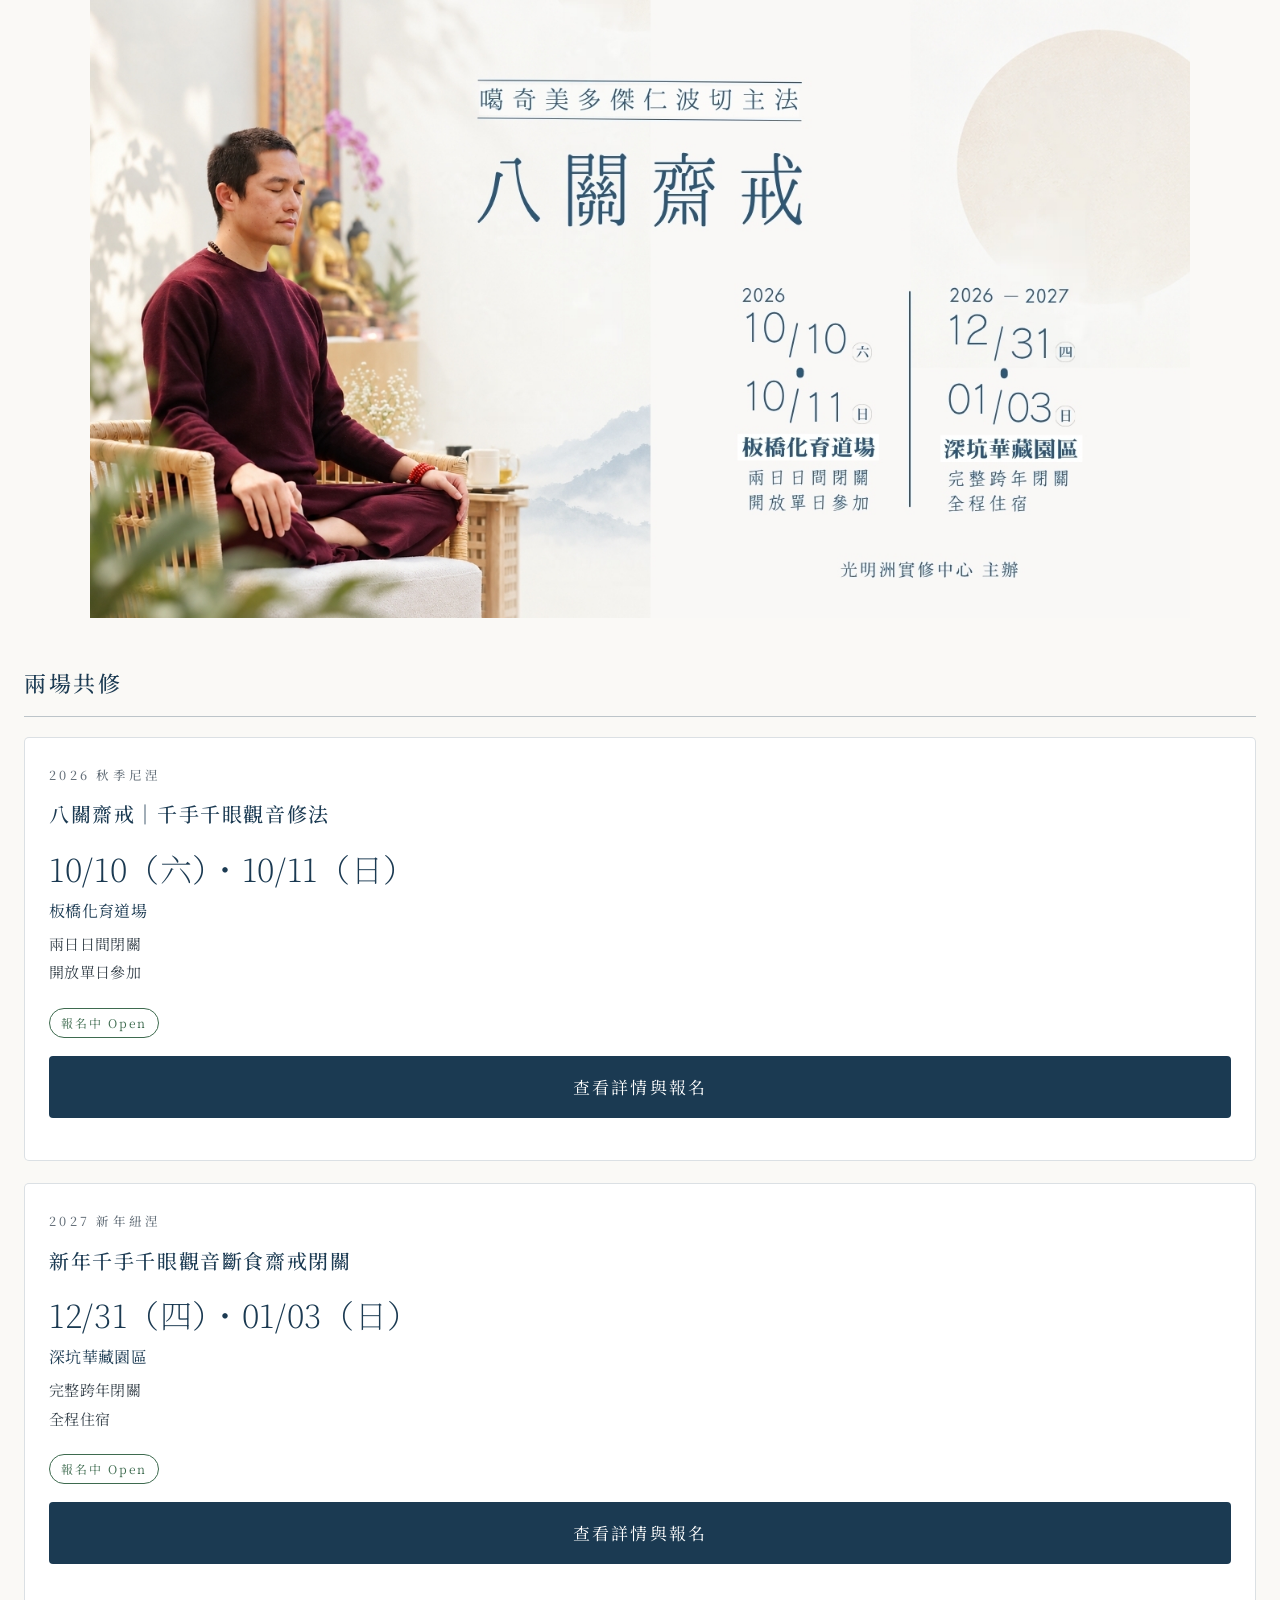
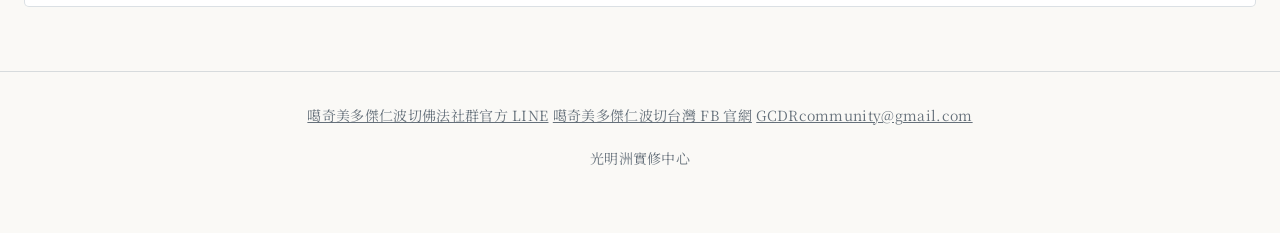
<file: index.html>
<!doctype html>
<html lang="zh-Hant">
<head>
<meta charset="utf-8">
<meta name="viewport" content="width=device-width,initial-scale=1">
<title>八關齋戒｜千手千眼觀音｜光明洲實修中心</title>
<meta name="description" content="噶奇美多傑仁波切主法。2026/10/10–10/11 板橋化育道場；2026/12/31–2027/01/03 深坑華藏園區。">
<link rel="icon" href="assets/favicon.svg" type="image/svg+xml">
<link rel="canonical" href="https://gcdrcommunity.github.io/chenrezig/">
<meta property="og:type" content="website">
<meta property="og:title" content="八關齋戒｜千手千眼觀音｜光明洲實修中心">
<meta property="og:description" content="噶奇美多傑仁波切主法。2026/10/10–10/11 板橋化育道場；2026/12/31–2027/01/03 深坑華藏園區。">
<meta property="og:url" content="https://gcdrcommunity.github.io/chenrezig/">
<meta property="og:image" content="https://gcdrcommunity.github.io/chenrezig/assets/og.jpg">
<meta property="og:image:width" content="1200">
<meta property="og:image:height" content="630">
<meta property="og:locale" content="zh_TW">
<meta name="twitter:card" content="summary_large_image">
<link rel="preconnect" href="https://fonts.googleapis.com">
<link rel="preconnect" href="https://fonts.gstatic.com" crossorigin>
<link href="https://fonts.googleapis.com/css2?family=Noto+Serif+TC:wght@300;400;500&amp;display=swap" rel="stylesheet">
<link rel="stylesheet" href="style.css">
</head>
<body>

<div class="hero web">
  <img src="assets/hero_web.jpg" width="1366" height="768" fetchpriority="high" alt="八關齋戒｜噶奇美多傑仁波切主法。2026 10/10（六）・10/11（日）板橋化育道場；2026－2027 12/31（四）・01/03（日）深坑華藏園區。">
</div>

<div class="wrap">
  <section>
  <h1 class="ph vh">八關齋戒｜千手千眼觀音</h1>

    <h2>兩場共修</h2>
    <div class="cards">

      <div class="card">
        <div class="tag">2026 秋季尼涅</div>
        <h3>八關齋戒｜千手千眼觀音修法</h3>
        <div class="when">10/10（六）・10/11（日）</div>
        <div class="where">板橋化育道場</div>
        <div class="cond">兩日日間閉關<br>開放單日參加</div>
        <p><span class="status open">報名中 Open</span></p>
        <p style="margin-top:18px"><a class="btn" href="october.html">查看詳情與報名</a></p>
      </div>

      <div class="card">
        <div class="tag">2027 新年紐涅</div>
        <h3>新年千手千眼觀音斷食齋戒閉關</h3>
        <div class="when">12/31（四）・01/03（日）</div>
        <div class="where">深坑華藏園區</div>
        <div class="cond">完整跨年閉關<br>全程住宿</div>
        <p><span class="status open">報名中 Open</span></p>
        <p style="margin-top:18px"><a class="btn" href="newyear.html">查看詳情與報名</a></p>
      </div>

    </div>
  </section>
</div>

<footer>
  <div class="wrap">
    <p class="contact">
      <a href="https://lin.ee/tcncN5E" target="_blank" rel="noopener">噶奇美多傑仁波切佛法社群官方 LINE</a>
      <a href="https://www.facebook.com/GarTulChimiDorjeeRinpoche.tw" target="_blank" rel="noopener">噶奇美多傑仁波切台灣 FB 官網</a>
      <a href="mailto:GCDRcommunity@gmail.com">GCDRcommunity@gmail.com</a>
    </p>
    <p>光明洲實修中心</p>
  </div>
</footer>
</body>
</html>
</file>
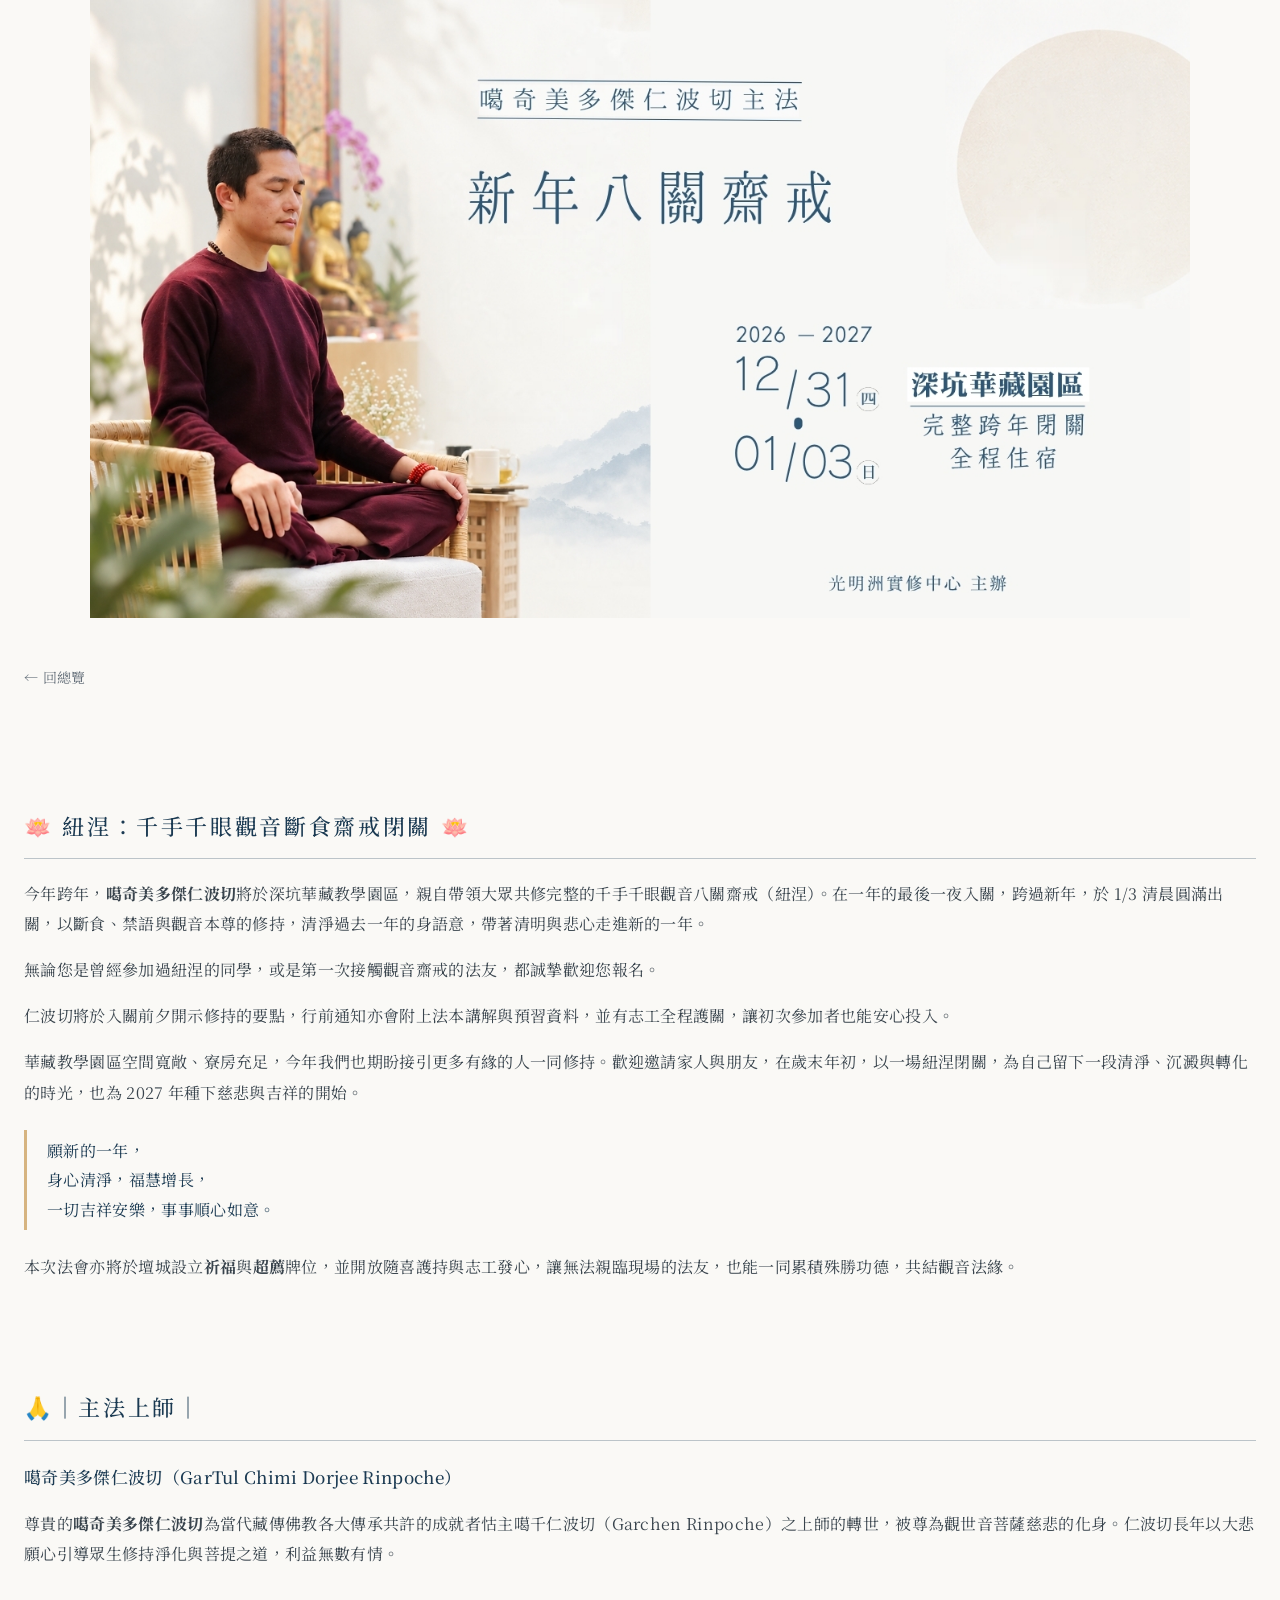
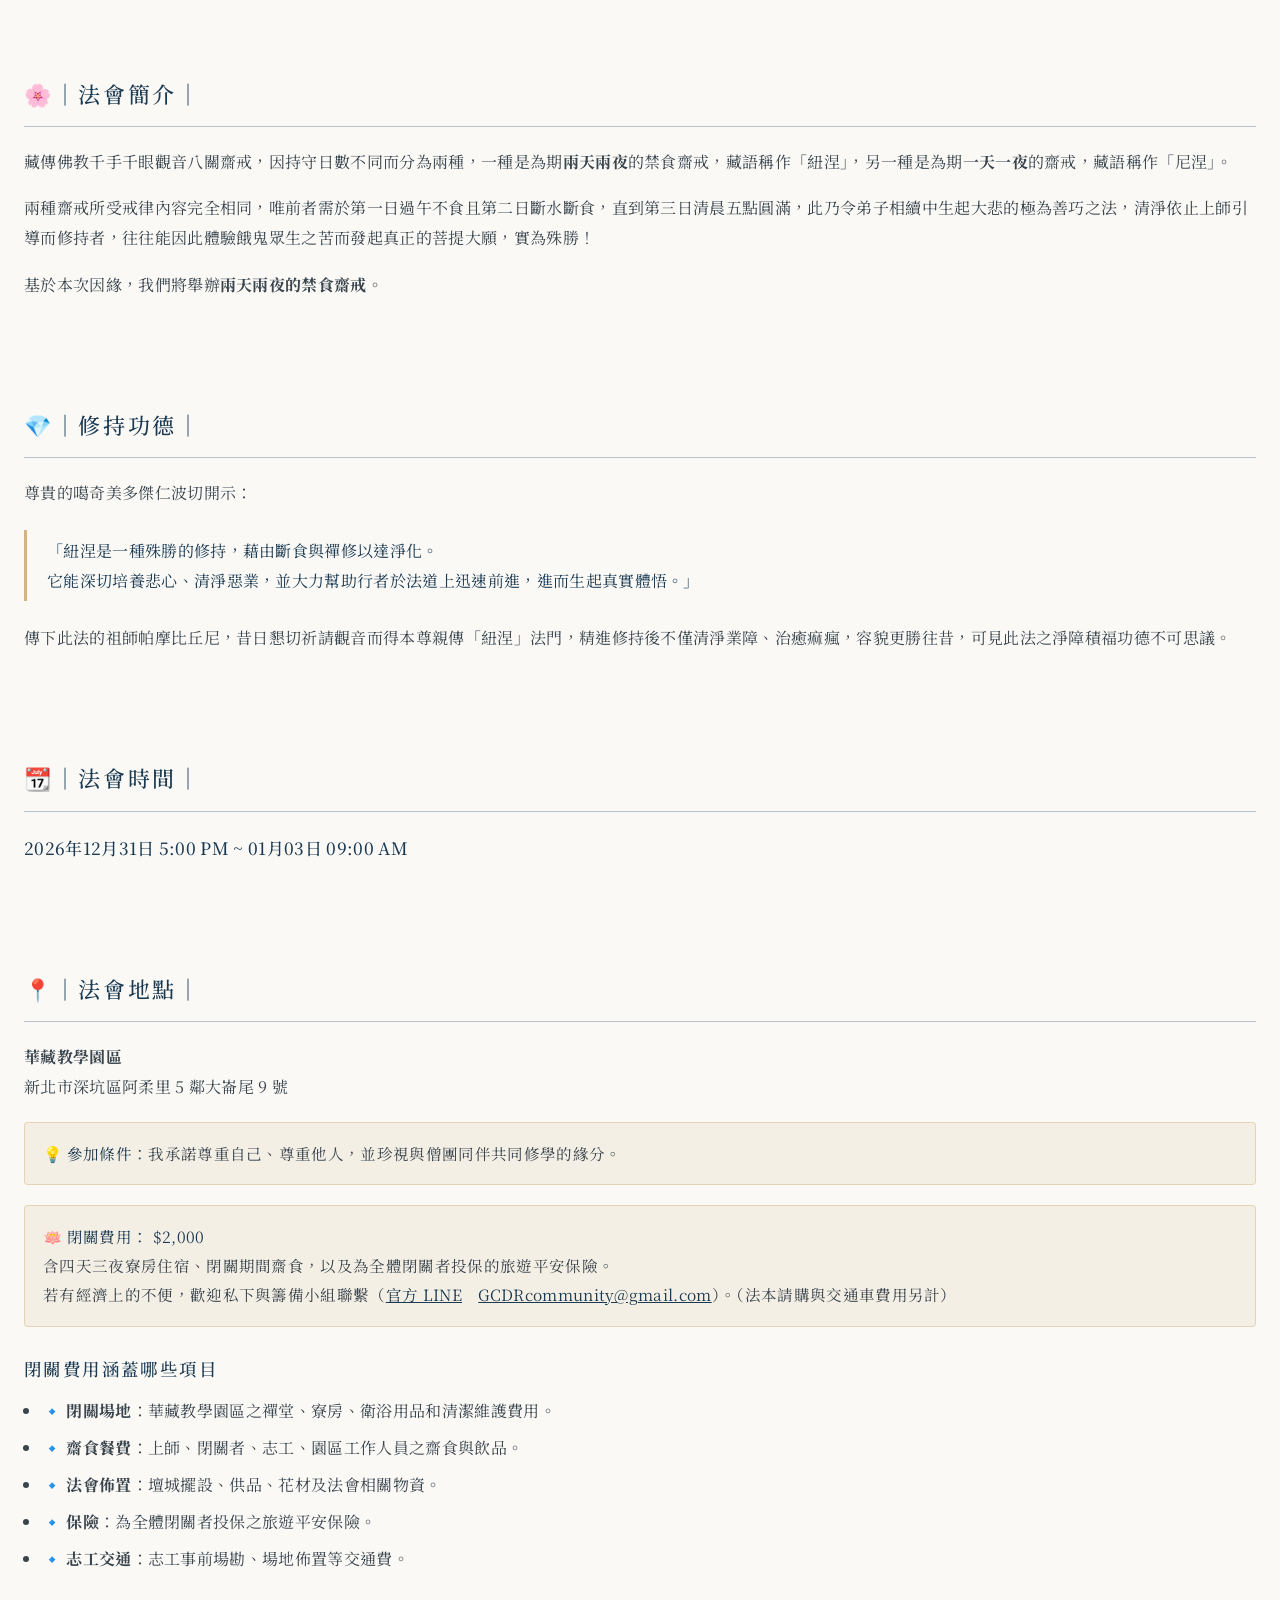
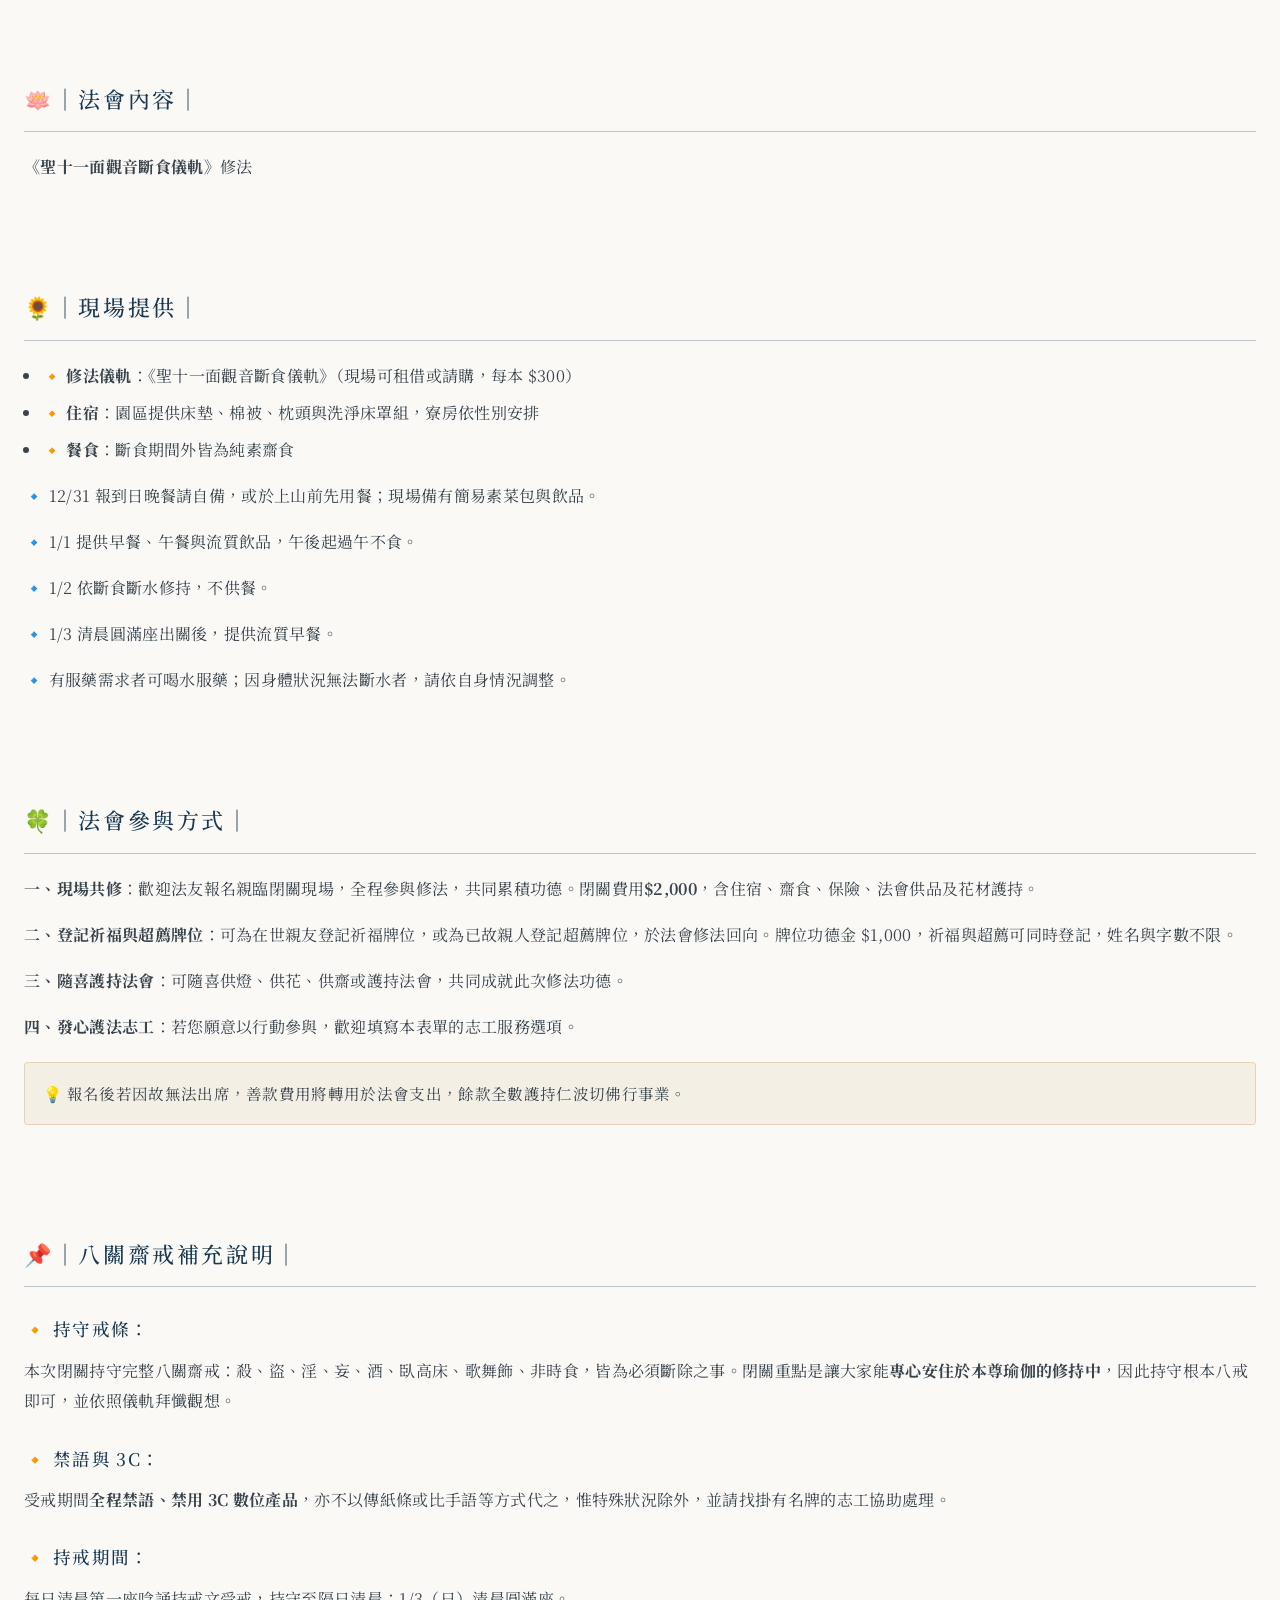
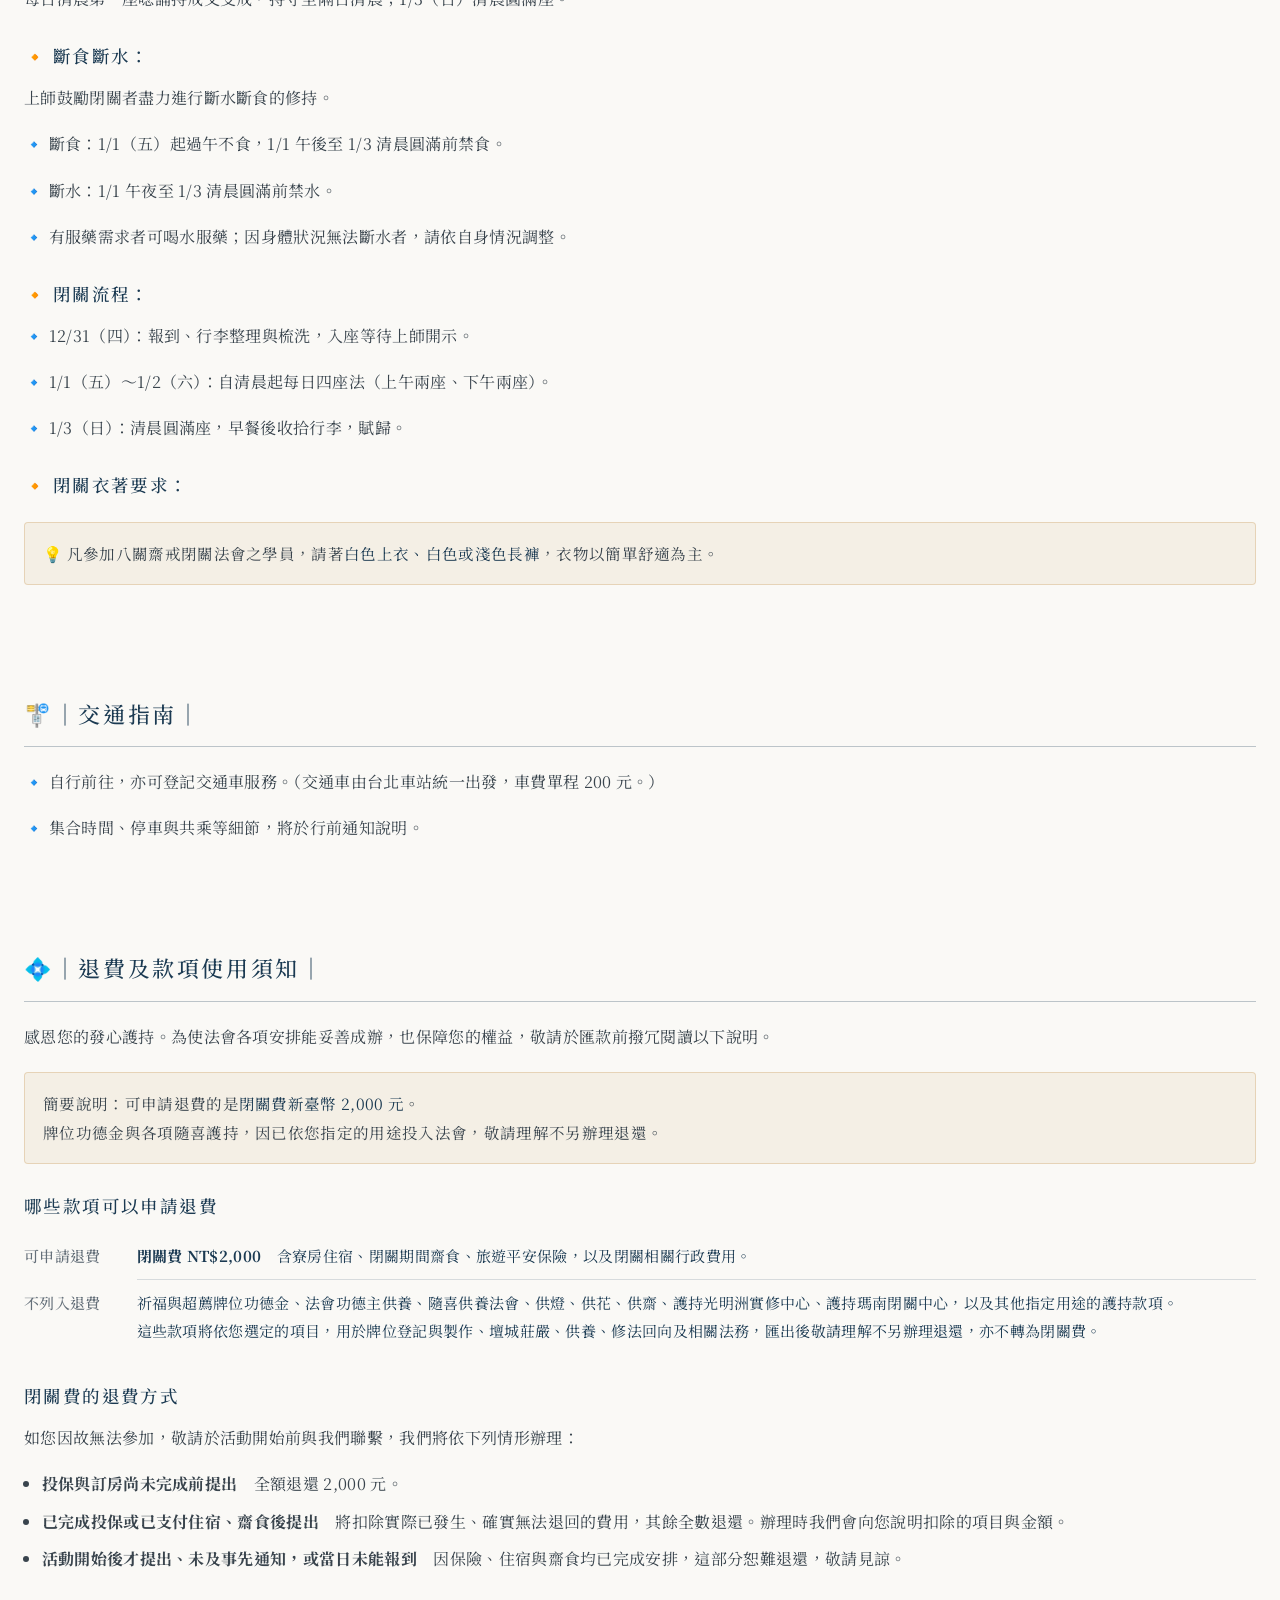
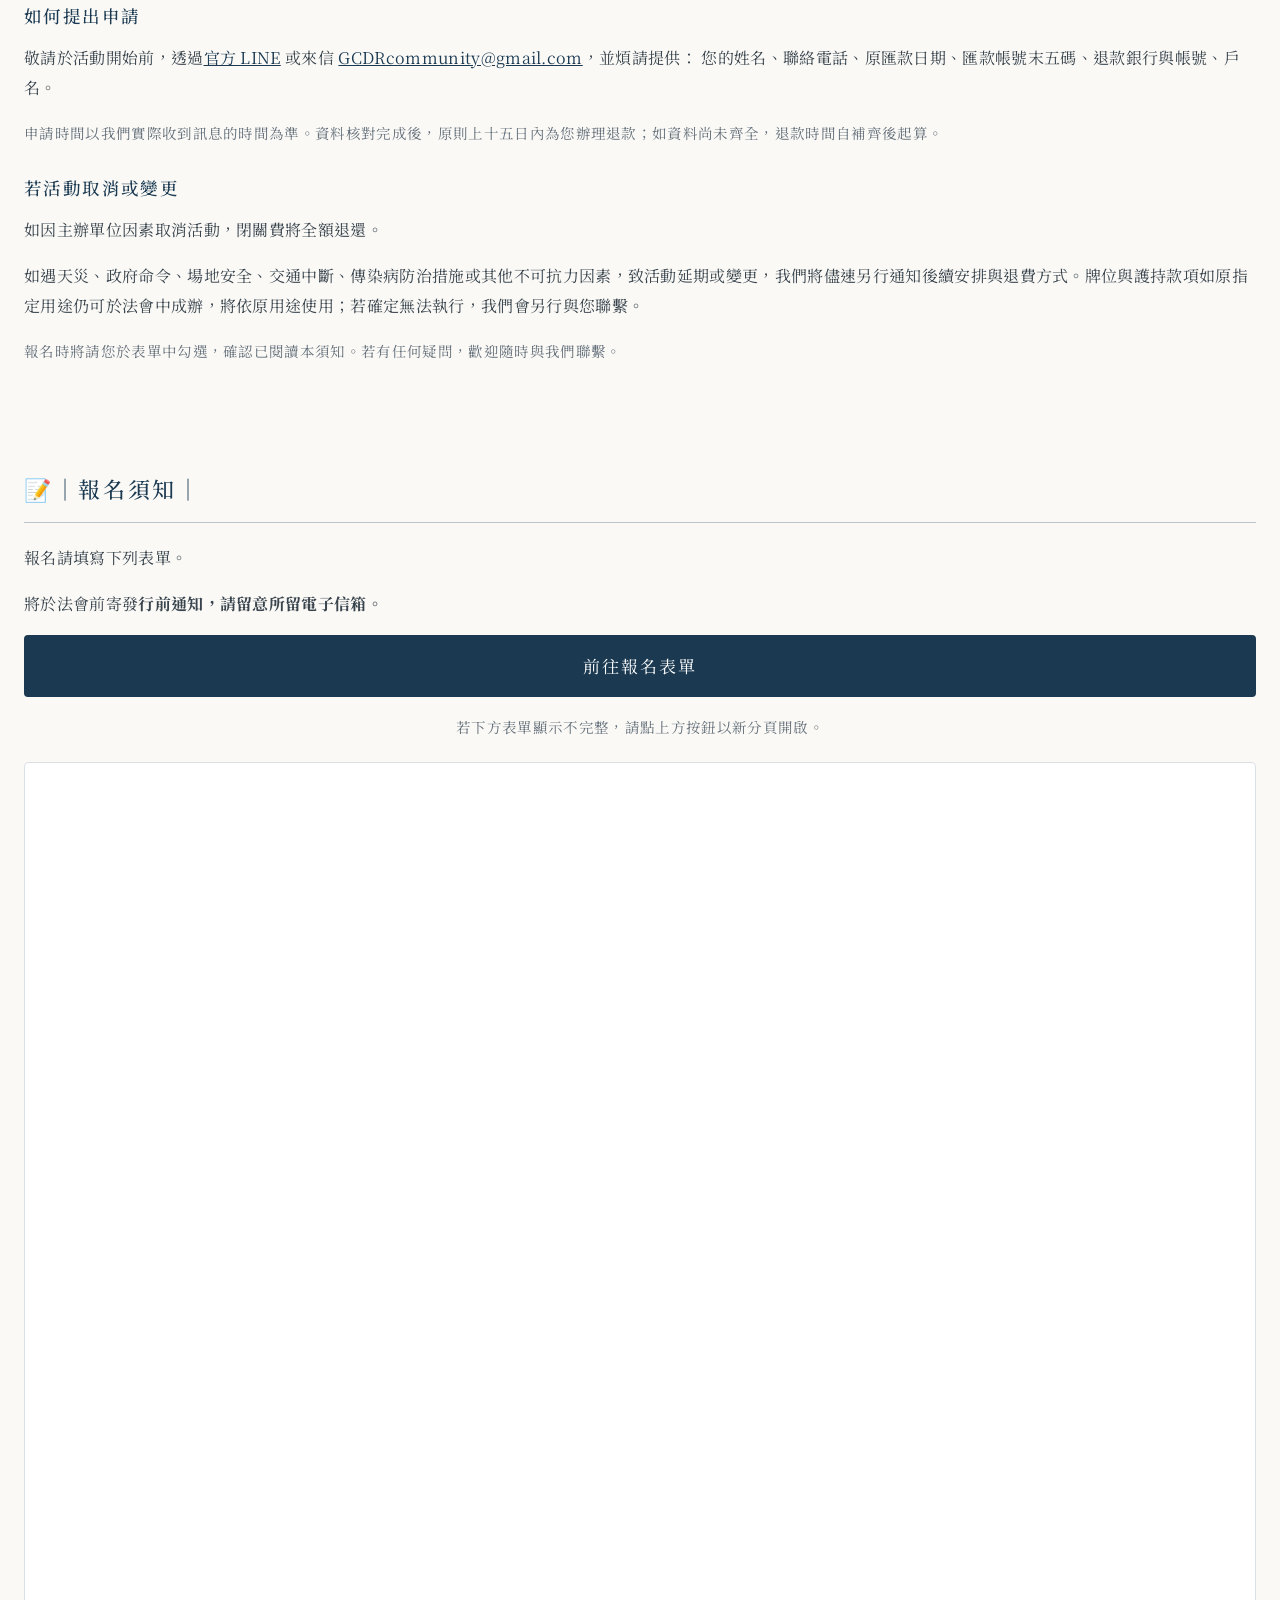
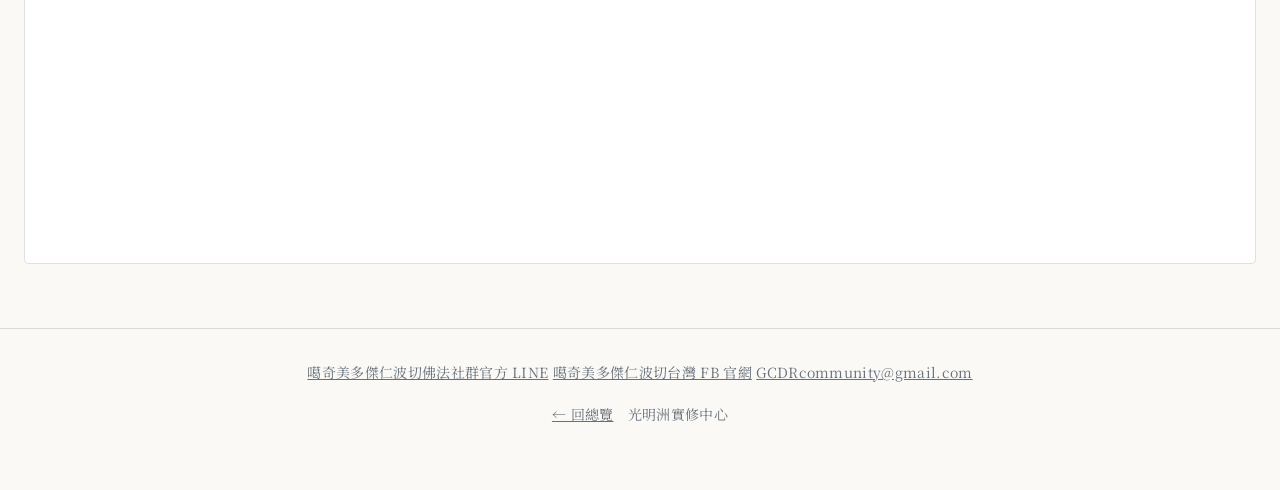
<file: newyear.html>
<!doctype html>
<html lang="zh-Hant">
<head>
<meta charset="utf-8">
<meta name="viewport" content="width=device-width,initial-scale=1">
<title>【2027新年紐涅】八關齋戒｜千手千眼觀音斷食齋戒閉關</title>
<meta name="description" content="2026/12/31–2027/01/03 深坑華藏教學園區。噶奇美多傑仁波切主法。完整跨年閉關，全程住宿。">
<link rel="icon" href="assets/favicon.svg" type="image/svg+xml">
<link rel="canonical" href="https://gcdrcommunity.github.io/chenrezig/newyear.html">
<meta property="og:type" content="website">
<meta property="og:title" content="【2027新年紐涅】八關齋戒｜千手千眼觀音斷食齋戒閉關">
<meta property="og:description" content="2026/12/31–2027/01/03 深坑華藏教學園區。噶奇美多傑仁波切主法。完整跨年閉關，全程住宿。">
<meta property="og:url" content="https://gcdrcommunity.github.io/chenrezig/newyear.html">
<meta property="og:image" content="https://gcdrcommunity.github.io/chenrezig/assets/og.jpg">
<meta property="og:image:width" content="1200">
<meta property="og:image:height" content="630">
<meta property="og:locale" content="zh_TW">
<meta name="twitter:card" content="summary_large_image">
<link rel="preconnect" href="https://fonts.googleapis.com">
<link rel="preconnect" href="https://fonts.gstatic.com" crossorigin>
<link href="https://fonts.googleapis.com/css2?family=Noto+Serif+TC:wght@300;400;500&amp;display=swap" rel="stylesheet">
<link rel="stylesheet" href="style.css">
</head>
<body>

<div class="hero web">
  <img src="assets/hero_ny.jpg" width="1366" height="768" fetchpriority="high" alt="新年八關齋戒｜噶奇美多傑仁波切主法。2026/12/31（四）－2027/01/03（日）深坑華藏園區，完整跨年閉關，全程住宿。">
</div>

<div class="wrap">
  <section>
    <h1 class="ph vh">【2027新年紐涅】八關齋戒｜千手千眼觀音斷食齋戒閉關</h1>
    <a class="back" href="index.html">← 回總覽</a>
  </section>

  <section>
    <h2>🪷 紐涅：千手千眼觀音斷食齋戒閉關 🪷</h2>
    <p>今年跨年，<b>噶奇美多傑仁波切</b>將於深坑華藏教學園區，親自帶領大眾共修完整的千手千眼觀音八關齋戒（紐涅）。在一年的最後一夜入關，跨過新年，於 1/3 清晨圓滿出關，以斷食、禁語與觀音本尊的修持，清淨過去一年的身語意，帶著清明與悲心走進新的一年。</p>
    <p>無論您是曾經參加過紐涅的同學，或是第一次接觸觀音齋戒的法友，都誠摯歡迎您報名。</p>
    <p>仁波切將於入關前夕開示修持的要點，行前通知亦會附上法本講解與預習資料，並有志工全程護關，讓初次參加者也能安心投入。</p>
    <p>華藏教學園區空間寬敞、寮房充足，今年我們也期盼接引更多有緣的人一同修持。歡迎邀請家人與朋友，在歲末年初，以一場紐涅閉關，為自己留下一段清淨、沉澱與轉化的時光，也為 2027 年種下慈悲與吉祥的開始。</p>
    <div class="quote">願新的一年，<br>身心清淨，福慧增長，<br>一切吉祥安樂，事事順心如意。</div>
    <p>本次法會亦將於壇城設立<b>祈福</b>與<b>超薦</b>牌位，並開放隨喜護持與志工發心，讓無法親臨現場的法友，也能一同累積殊勝功德，共結觀音法緣。</p>
  </section>

  <section>
    <h2>🙏｜主法上師｜</h2>
    <p class="lead">噶奇美多傑仁波切（GarTul Chimi Dorjee Rinpoche）</p>
    <p>尊貴的<b>噶奇美多傑仁波切</b>為當代藏傳佛教各大傳承共許的成就者怙主噶千仁波切（Garchen Rinpoche）之上師的轉世，被尊為觀世音菩薩慈悲的化身。仁波切長年以大悲願心引導眾生修持淨化與菩提之道，利益無數有情。</p>
  </section>

  <section>
    <h2>🌸｜法會簡介｜</h2>
    <p>藏傳佛教千手千眼觀音八關齋戒，因持守日數不同而分為兩種，一種是為期<b>兩天兩夜</b>的禁食齋戒，藏語稱作「紐涅」，另一種是為期<b>一天一夜</b>的齋戒，藏語稱作「尼涅」。</p>
    <p>兩種齋戒所受戒律內容完全相同，唯前者需於第一日過午不食且第二日斷水斷食，直到第三日清晨五點圓滿，此乃令弟子相續中生起大悲的極為善巧之法，清淨依止上師引導而修持者，往往能因此體驗餓鬼眾生之苦而發起真正的菩提大願，實為殊勝！</p>
    <p>基於本次因緣，我們將舉辦<b>兩天兩夜的禁食齋戒</b>。</p>
  </section>

  <section>
    <h2>💎｜修持功德｜</h2>
    <p>尊貴的噶奇美多傑仁波切開示：</p>
    <div class="quote">「紐涅是一種殊勝的修持，藉由斷食與禪修以達淨化。<br>它能深切培養悲心、清淨惡業，並大力幫助行者於法道上迅速前進，進而生起真實體悟。」</div>
    <p>傳下此法的祖師帕摩比丘尼，昔日懇切祈請觀音而得本尊親傳「紐涅」法門，精進修持後不僅清淨業障、治癒痲瘋，容貌更勝往昔，可見此法之淨障積福功德不可思議。</p>
  </section>

  <section>
    <h2>📆｜法會時間｜</h2>
    <p class="lead">2026年12月31日 5:00 PM ~ 01月03日 09:00 AM</p>
  </section>

  <section>
    <h2>📍｜法會地點｜</h2>
    <p><b>華藏教學園區</b><br>新北市深坑區阿柔里 5 鄰大崙尾 9 號</p>
    <div class="note">💡 <b>參加條件</b>：我承諾尊重自己、尊重他人，並珍視與僧團同伴共同修學的緣分。</div>
    <div class="note">🪷 <b>閉關費用： $2,000</b><br>含四天三夜寮房住宿、閉關期間齋食，以及為全體閉關者投保的旅遊平安保險。<br>若有經濟上的不便，歡迎私下與籌備小組聯繫（<a href="https://lin.ee/tcncN5E" target="_blank" rel="noopener">官方 LINE</a>　<a href="mailto:GCDRcommunity@gmail.com">GCDRcommunity@gmail.com</a>）。（法本請購與交通車費用另計）</div>
    <h3>閉關費用涵蓋哪些項目</h3>
    <ul>
      <li>🔹 <b>閉關場地</b>：華藏教學園區之禪堂、寮房、衛浴用品和清潔維護費用。</li>
      <li>🔹 <b>齋食餐費</b>：上師、閉關者、志工、園區工作人員之齋食與飲品。</li>
      <li>🔹 <b>法會佈置</b>：壇城擺設、供品、花材及法會相關物資。</li>
      <li>🔹 <b>保險</b>：為全體閉關者投保之旅遊平安保險。</li>
      <li>🔹 <b>志工交通</b>：志工事前場勘、場地佈置等交通費。</li>
    </ul>
  </section>

  <section>
    <h2>🪷｜法會內容｜</h2>
    <p><b>《聖十一面觀音斷食儀軌》</b>修法</p>
  </section>

  <section>
    <h2>🌻｜現場提供｜</h2>
    <ul>
      <li>🔸 <b>修法儀軌</b>：《聖十一面觀音斷食儀軌》（現場可租借或請購，每本 $300）</li>
      <li>🔸 <b>住宿</b>：園區提供床墊、棉被、枕頭與洗淨床罩組，寮房依性別安排</li>
      <li>🔸 <b>餐食</b>：斷食期間外皆為純素齋食</li>
    </ul>
    <p>🔹 12/31 報到日晚餐請自備，或於上山前先用餐；現場備有簡易素菜包與飲品。</p>
    <p>🔹 1/1 提供早餐、午餐與流質飲品，午後起過午不食。</p>
    <p>🔹 1/2 依斷食斷水修持，不供餐。</p>
    <p>🔹 1/3 清晨圓滿座出關後，提供流質早餐。</p>
    <p>🔹 有服藥需求者可喝水服藥；因身體狀況無法斷水者，請依自身情況調整。</p>
  </section>

  <section>
    <h2>🍀｜法會參與方式｜</h2>
    <p><b>一、現場共修</b>：歡迎法友報名親臨閉關現場，全程參與修法，共同累積功德。閉關費用<b>$2,000</b>，含住宿、齋食、保險、法會供品及花材護持。</p>
    <p><b>二、登記祈福與超薦牌位</b>：可為在世親友登記祈福牌位，或為已故親人登記超薦牌位，於法會修法回向。牌位功德金 $1,000，祈福與超薦可同時登記，姓名與字數不限。</p>
    <p><b>三、隨喜護持法會</b>：可隨喜供燈、供花、供齋或護持法會，共同成就此次修法功德。</p>
    <p><b>四、發心護法志工</b>：若您願意以行動參與，歡迎填寫本表單的志工服務選項。</p>
    <div class="note">💡 報名後若因故無法出席，善款費用將轉用於法會支出，餘款全數護持仁波切佛行事業。</div>
  </section>

  <section>
    <h2>📌｜八關齋戒補充說明｜</h2>
    <h3>🔸 持守戒條：</h3>
    <p>本次閉關持守完整八關齋戒：殺、盜、淫、妄、酒、臥高床、歌舞飾、非時食，皆為必須斷除之事。閉關重點是讓大家能<b>專心安住於本尊瑜伽的修持中</b>，因此持守根本八戒即可，並依照儀軌拜懺觀想。</p>
    <h3>🔸 禁語與 3C：</h3>
    <p>受戒期間<b>全程禁語、禁用 3C 數位產品</b>，亦不以傳紙條或比手語等方式代之，惟特殊狀況除外，並請找掛有名牌的志工協助處理。</p>
    <h3>🔸 持戒期間：</h3>
    <p>每日清晨第一座唸誦持戒文受戒，持守至隔日清晨；1/3（日）清晨圓滿座。</p>
    <h3>🔸 斷食斷水：</h3>
    <p>上師鼓勵閉關者盡力進行斷水斷食的修持。</p>
    <p>🔹 斷食：1/1（五）起過午不食，1/1 午後至 1/3 清晨圓滿前禁食。</p>
    <p>🔹 斷水：1/1 午夜至 1/3 清晨圓滿前禁水。</p>
    <p>🔹 有服藥需求者可喝水服藥；因身體狀況無法斷水者，請依自身情況調整。</p>
    <h3>🔸 閉關流程：</h3>
    <p>🔹 12/31（四）：報到、行李整理與梳洗，入座等待上師開示。</p>
    <p>🔹 1/1（五）～1/2（六）：自清晨起每日四座法（上午兩座、下午兩座）。</p>
    <p>🔹 1/3（日）：清晨圓滿座，早餐後收拾行李，賦歸。</p>
    <h3>🔸 閉關衣著要求：</h3>
    <div class="note">💡 凡參加八關齋戒閉關法會之學員，請著<b>白色上衣、白色或淺色長褲</b>，衣物以簡單舒適為主。</div>
  </section>

  <section>
    <h2>🚏｜交通指南｜</h2>
    <p>🔹 自行前往，亦可登記交通車服務。（交通車由台北車站統一出發，車費單程 200 元。）</p>
    <p>🔹 集合時間、停車與共乘等細節，將於行前通知說明。</p>
  </section>


  <section id="refund">
    <h2>💠｜退費及款項使用須知｜</h2>
    <p>感恩您的發心護持。為使法會各項安排能妥善成辦，也保障您的權益，敬請於匯款前撥冗閱讀以下說明。</p>

    <div class="note">
      簡要說明：可申請退費的是<b>閉關費新臺幣 2,000 元</b>。<br>
      牌位功德金與各項隨喜護持，因已依您指定的用途投入法會，敬請理解不另辦理退還。
    </div>

    <h3>哪些款項可以申請退費</h3>
    <table class="kv">
      <tr><th style="width:7.5em">可申請退費</th>
          <td><b>閉關費 NT$2,000</b>　含寮房住宿、閉關期間齋食、旅遊平安保險，以及閉關相關行政費用。</td></tr>
      <tr><th>不列入退費</th>
          <td>祈福與超薦牌位功德金、法會功德主供養、隨喜供養法會、供燈、供花、供齋、護持光明洲實修中心、護持瑪南閉關中心，以及其他指定用途的護持款項。<br>
              這些款項將依您選定的項目，用於牌位登記與製作、壇城莊嚴、供養、修法回向及相關法務，匯出後敬請理解不另辦理退還，亦不轉為閉關費。</td></tr>
    </table>

    <h3>閉關費的退費方式</h3>
    <p>如您因故無法參加，敬請於活動開始前與我們聯繫，我們將依下列情形辦理：</p>
    <ul>
      <li><b>投保與訂房尚未完成前提出</b>　全額退還 2,000 元。</li>
      <li><b>已完成投保或已支付住宿、齋食後提出</b>　將扣除實際已發生、確實無法退回的費用，其餘全數退還。辦理時我們會向您說明扣除的項目與金額。</li>
      <li><b>活動開始後才提出、未及事先通知，或當日未能報到</b>　因保險、住宿與齋食均已完成安排，這部分恕難退還，敬請見諒。</li>
    </ul>

    <h3>如何提出申請</h3>
    <p>敬請於活動開始前，透過<a href="https://lin.ee/tcncN5E" target="_blank" rel="noopener">官方 LINE</a> 或來信
      <a href="mailto:GCDRcommunity@gmail.com">GCDRcommunity@gmail.com</a>，並煩請提供：
      您的姓名、聯絡電話、原匯款日期、匯款帳號末五碼、退款銀行與帳號、戶名。</p>
    <p class="muted">申請時間以我們實際收到訊息的時間為準。資料核對完成後，原則上十五日內為您辦理退款；如資料尚未齊全，退款時間自補齊後起算。</p>

    <h3>若活動取消或變更</h3>
    <p>如因主辦單位因素取消活動，閉關費將全額退還。</p>
    <p>如遇天災、政府命令、場地安全、交通中斷、傳染病防治措施或其他不可抗力因素，致活動延期或變更，我們將儘速另行通知後續安排與退費方式。牌位與護持款項如原指定用途仍可於法會中成辦，將依原用途使用；若確定無法執行，我們會另行與您聯繫。</p>

    <p class="muted">報名時將請您於表單中勾選，確認已閱讀本須知。若有任何疑問，歡迎隨時與我們聯繫。</p>
  </section>

  <section id="signup">
    <h2>📝｜報名須知｜</h2>
    <p>報名請填寫下列表單。</p>
    <p>將於法會前寄發<b>行前通知，請留意所留電子信箱。</b></p>
    <p><a class="btn" href="https://forms.gle/khcUwP15ReyFD28b9" target="_blank" rel="noopener">前往報名表單</a></p>
    <p class="muted" style="margin-top:10px;text-align:center">若下方表單顯示不完整，請點上方按鈕以新分頁開啟。</p>
    <div class="embed">
      <iframe src="https://docs.google.com/forms/d/e/1FAIpQLSd04q192x40sjRv7OFIz_CdbVLhbtyUOc1R2VLXVayoe45BRQ/viewform?embedded=true"
              loading="lazy" title="2027 新年紐涅報名表">載入中…</iframe>
    </div>
  </section>
</div>

<footer><div class="wrap">
  <p class="contact">
    <a href="https://lin.ee/tcncN5E" target="_blank" rel="noopener">噶奇美多傑仁波切佛法社群官方 LINE</a>
    <a href="https://www.facebook.com/GarTulChimiDorjeeRinpoche.tw" target="_blank" rel="noopener">噶奇美多傑仁波切台灣 FB 官網</a>
    <a href="mailto:GCDRcommunity@gmail.com">GCDRcommunity@gmail.com</a>
  </p>
  <p><a href="index.html">← 回總覽</a>　光明洲實修中心</p>
</div></footer>
</body>
</html>
</file>
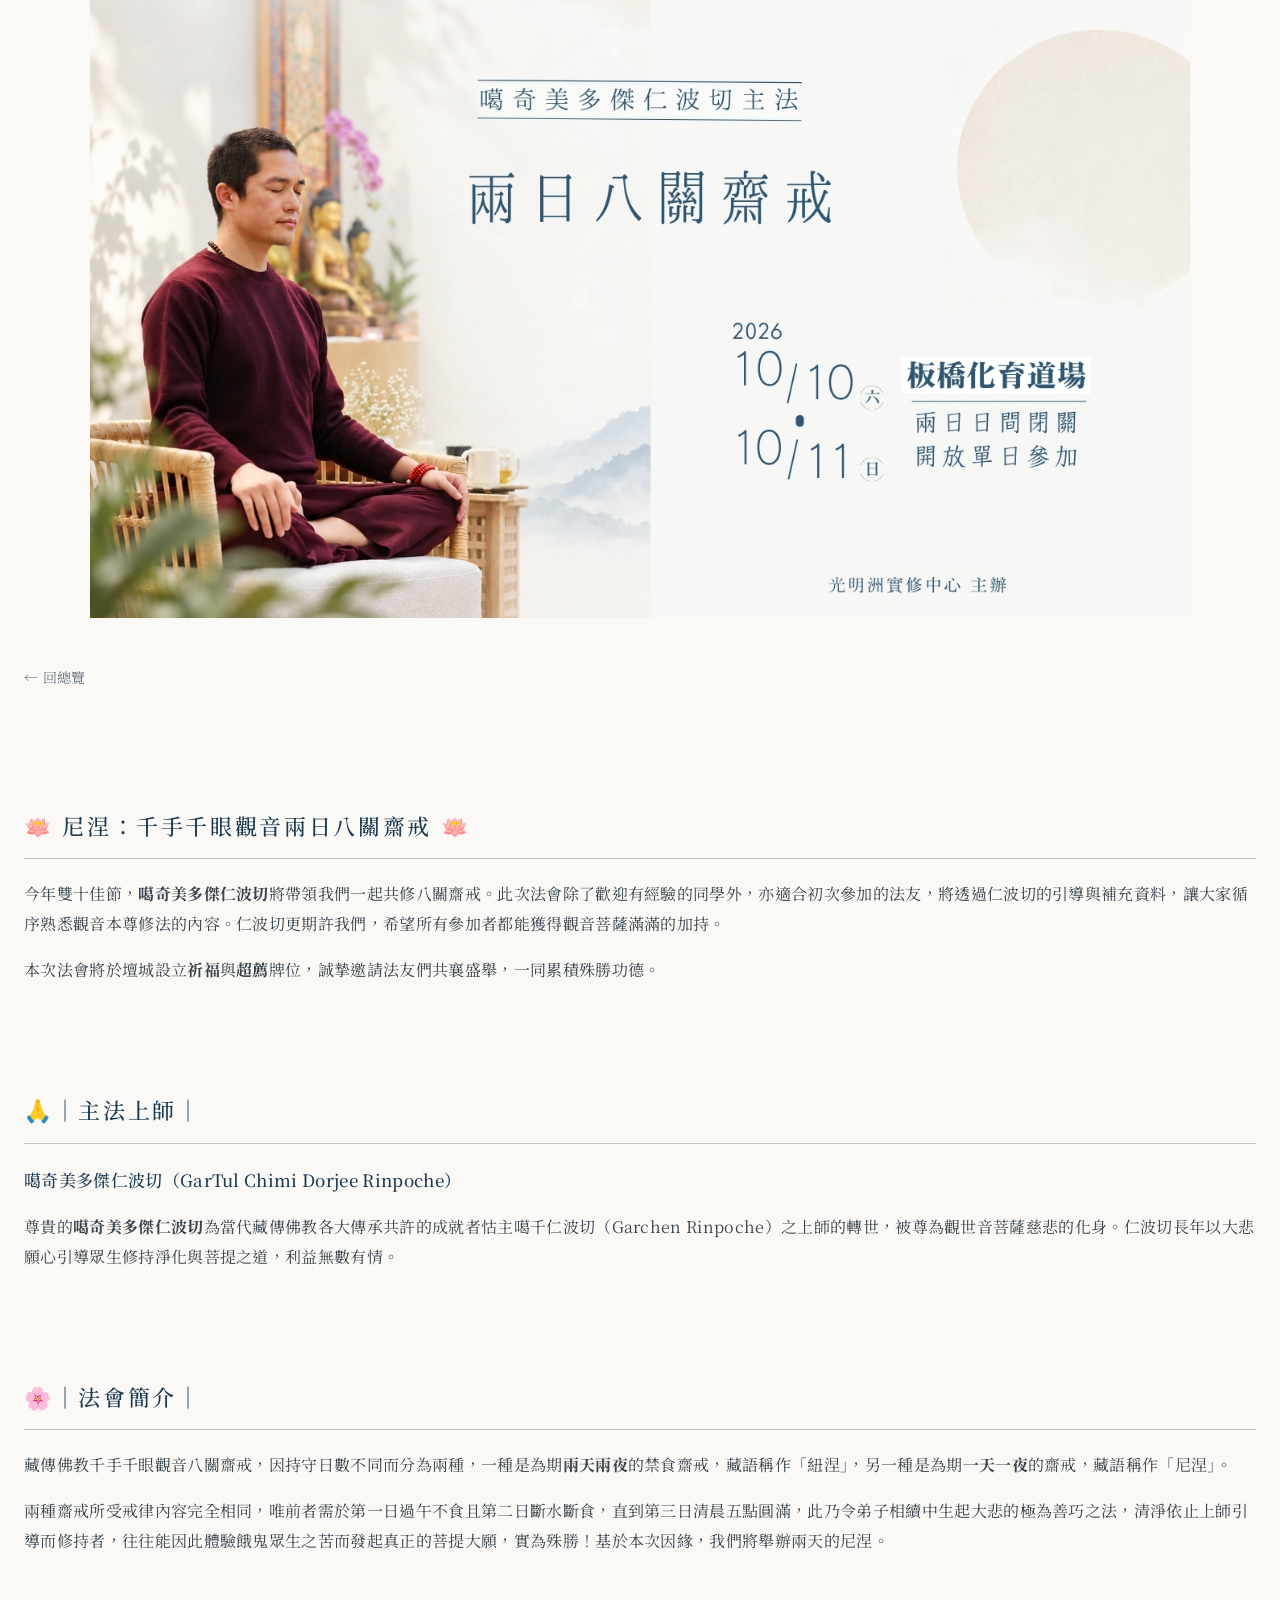
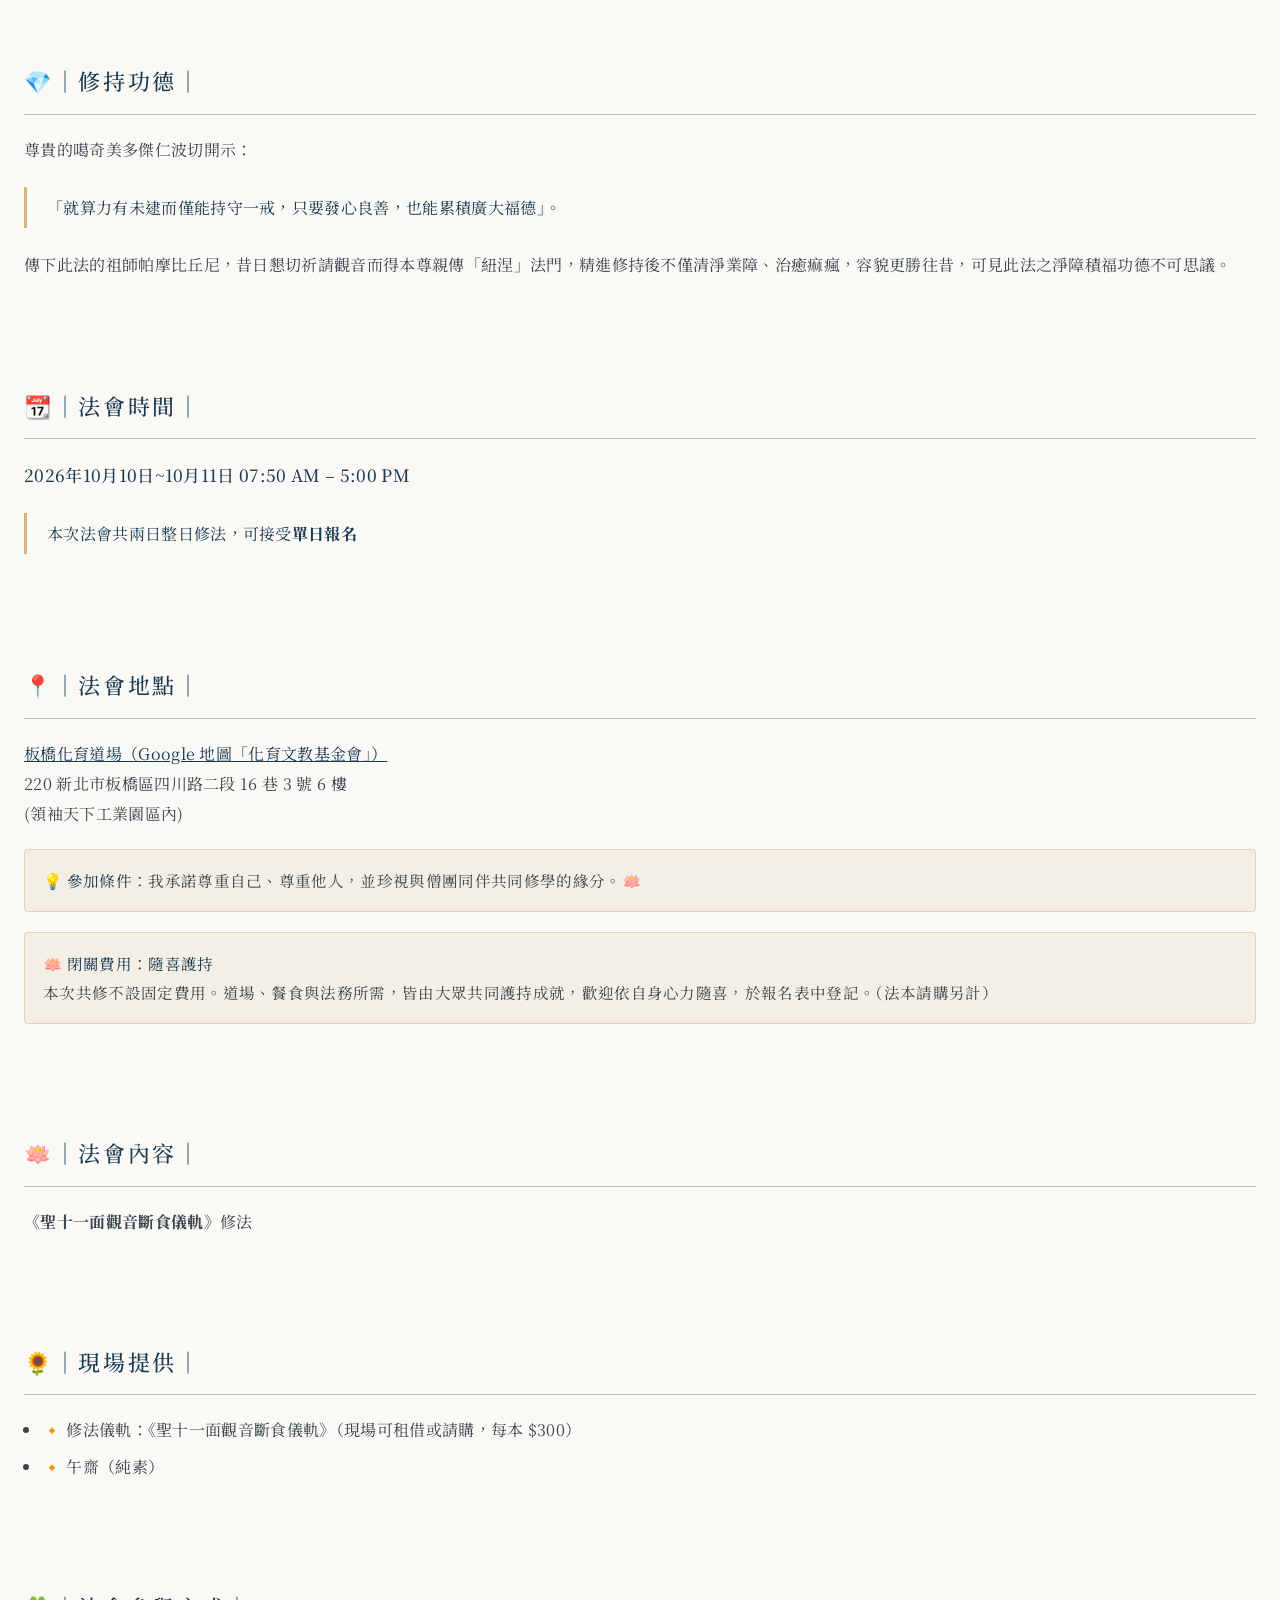
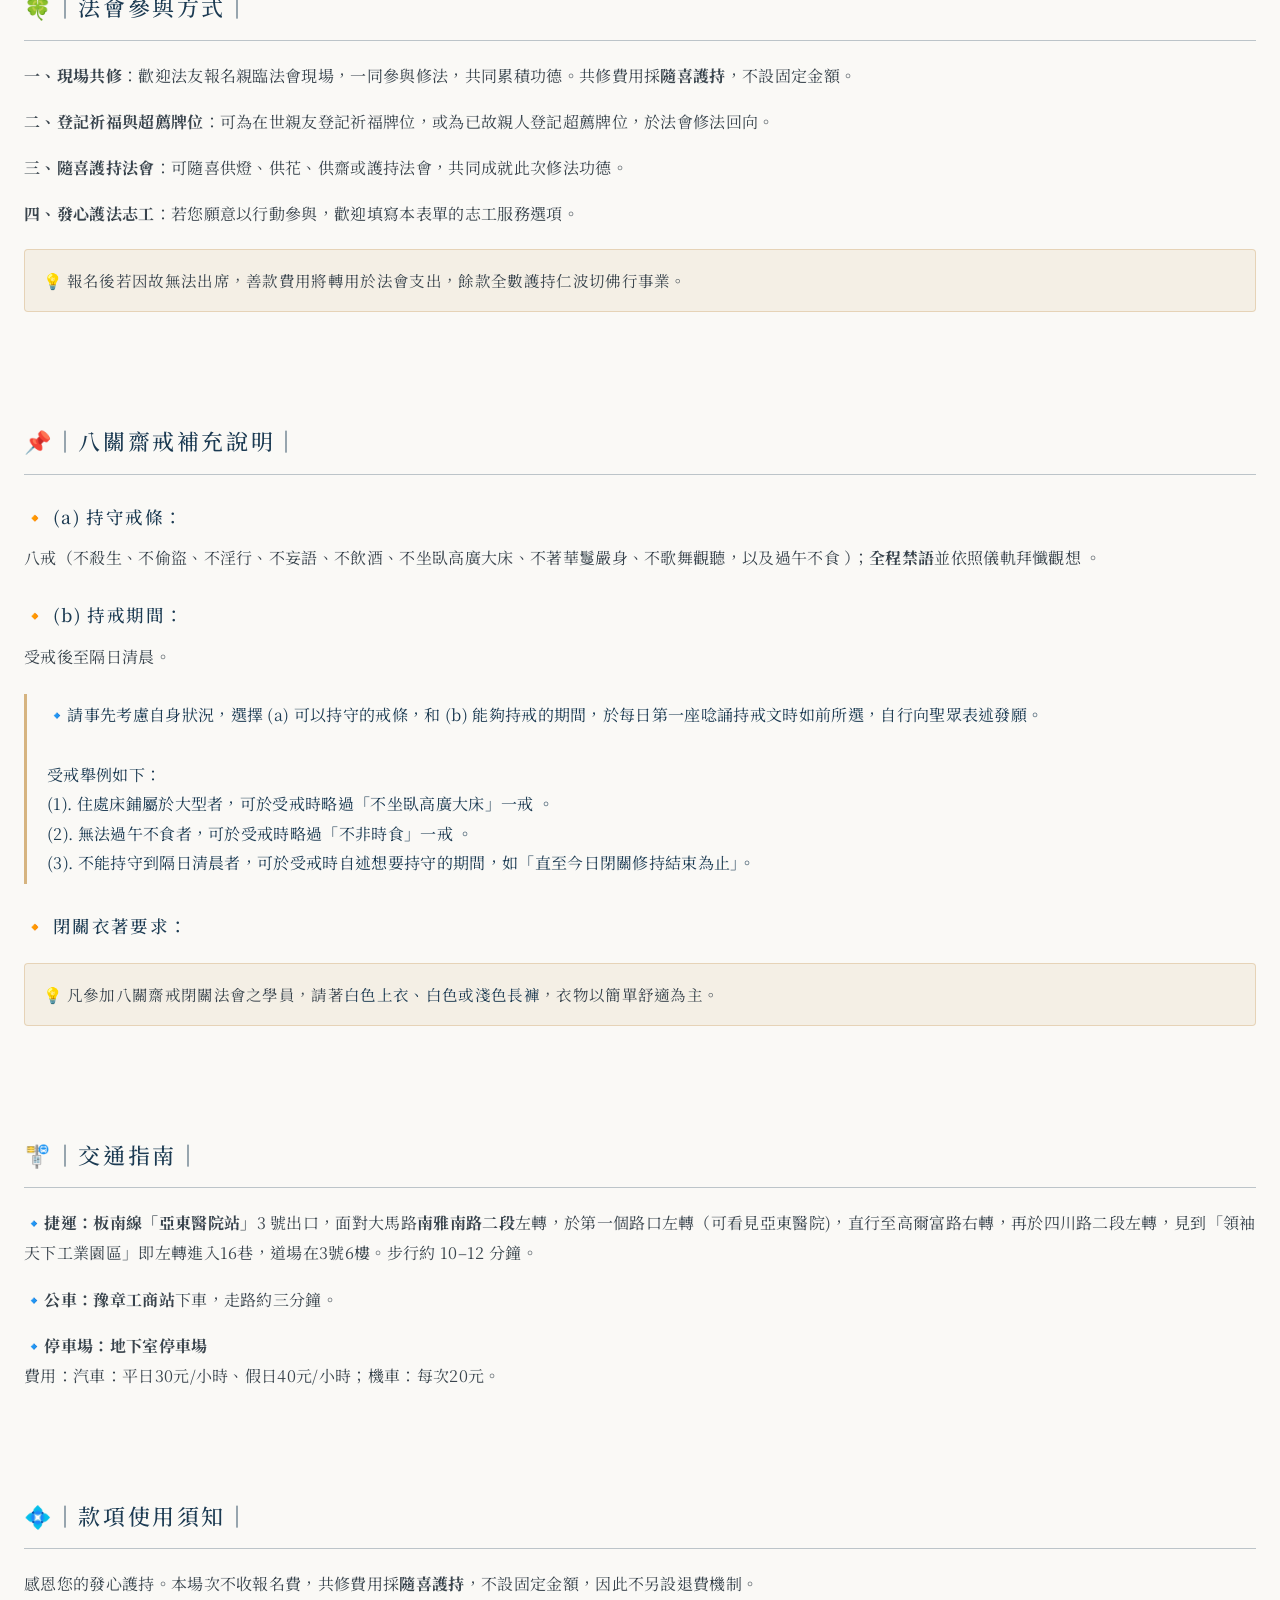
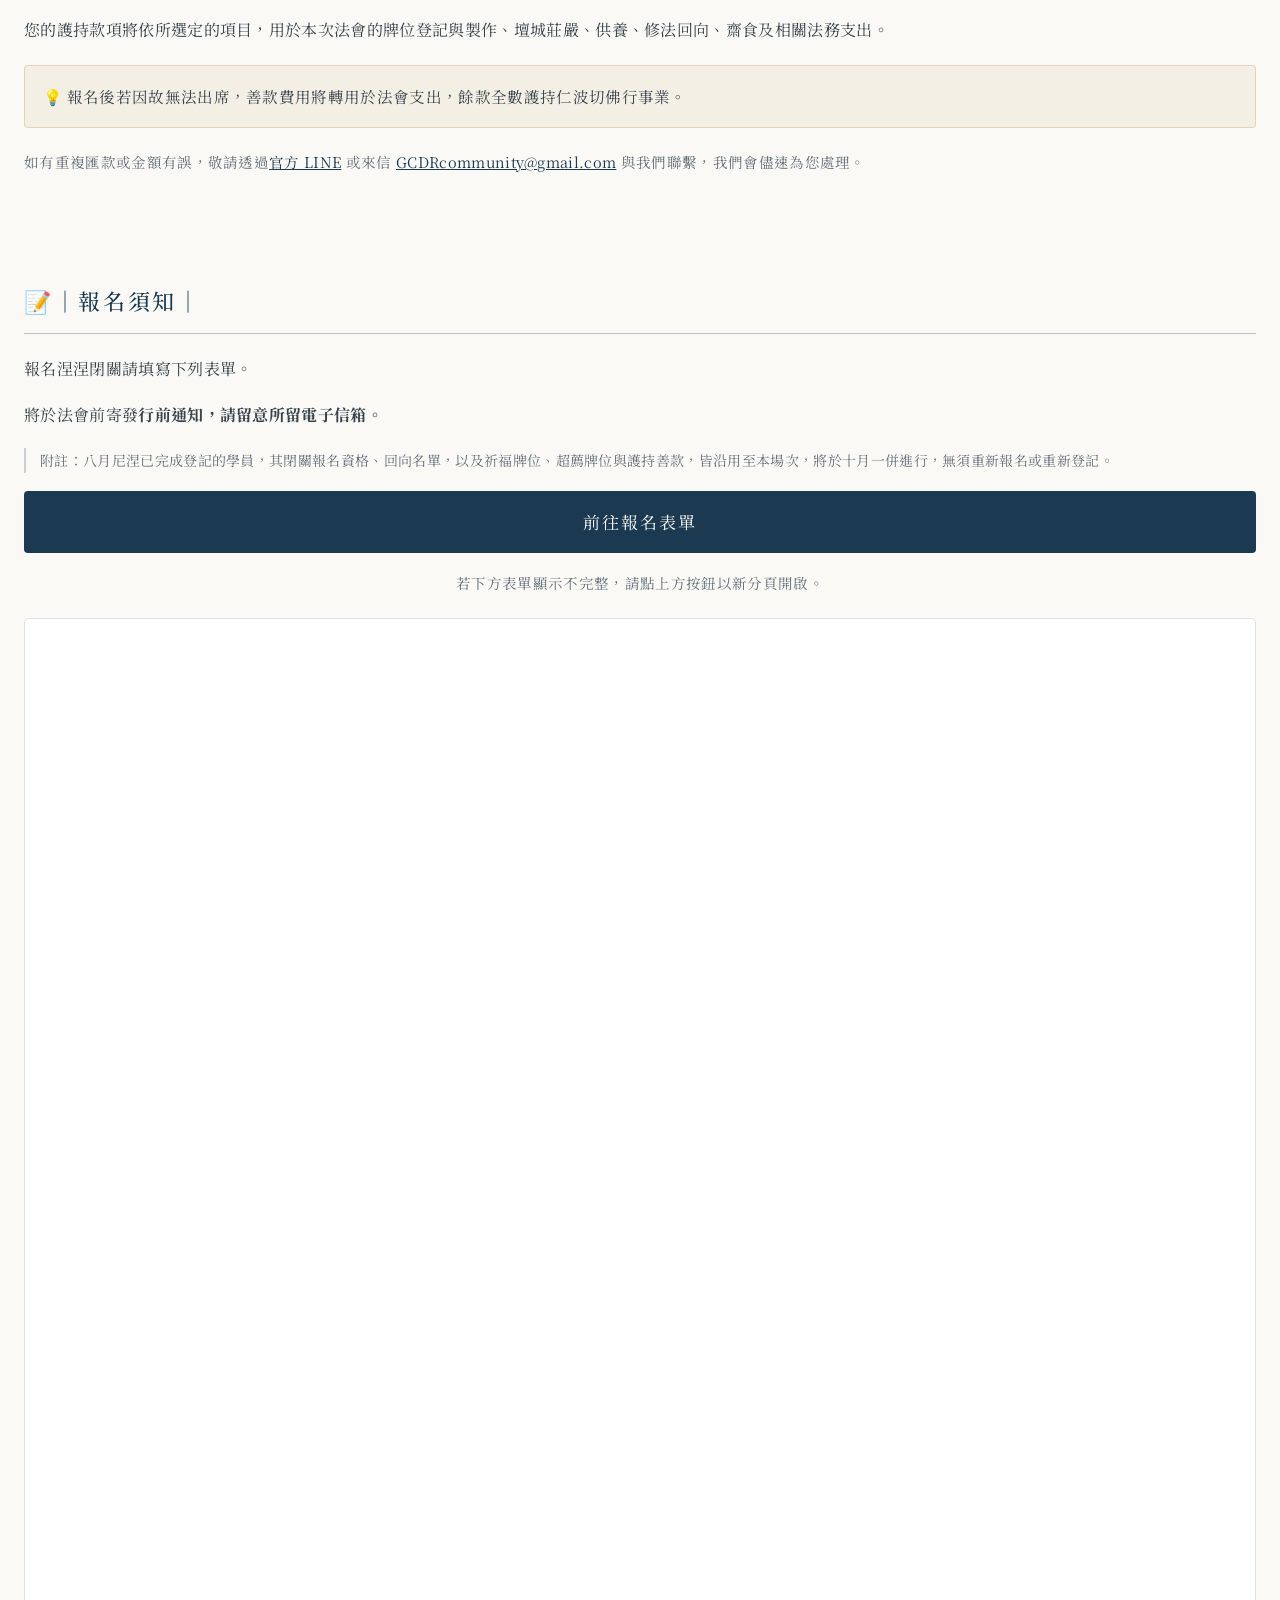
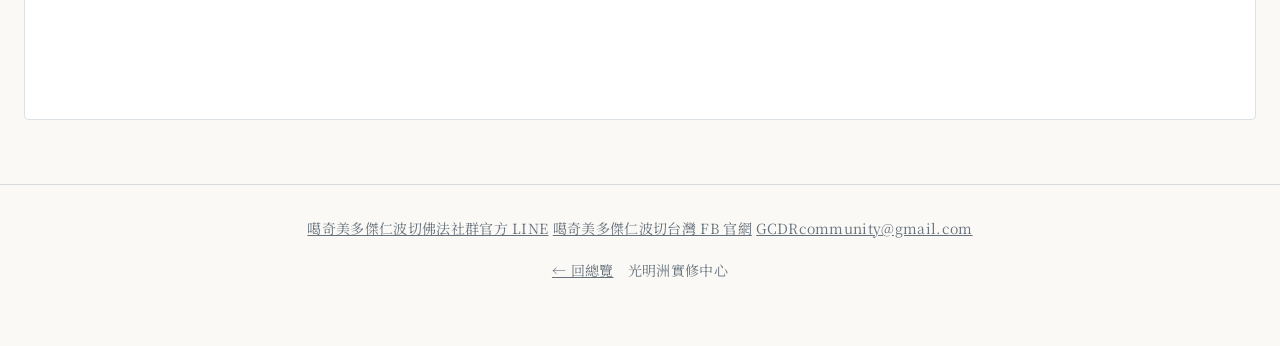
<file: october.html>
<!doctype html>
<html lang="zh-Hant">
<head>
<meta charset="utf-8">
<meta name="viewport" content="width=device-width,initial-scale=1">
<title>【2026秋季尼涅】八關齋戒｜千手千眼觀音修法</title>
<meta name="description" content="2026/10/10–10/11 板橋化育道場。噶奇美多傑仁波切主法。兩日日間閉關，開放單日參加。">
<link rel="icon" href="assets/favicon.svg" type="image/svg+xml">
<link rel="canonical" href="https://gcdrcommunity.github.io/chenrezig/october.html">
<meta property="og:type" content="website">
<meta property="og:title" content="【2026秋季尼涅】八關齋戒｜千手千眼觀音修法">
<meta property="og:description" content="2026/10/10–10/11 板橋化育道場。噶奇美多傑仁波切主法。兩日日間閉關，開放單日參加。">
<meta property="og:url" content="https://gcdrcommunity.github.io/chenrezig/october.html">
<meta property="og:image" content="https://gcdrcommunity.github.io/chenrezig/assets/og.jpg">
<meta property="og:image:width" content="1200">
<meta property="og:image:height" content="630">
<meta property="og:locale" content="zh_TW">
<meta name="twitter:card" content="summary_large_image">
<link rel="preconnect" href="https://fonts.googleapis.com">
<link rel="preconnect" href="https://fonts.gstatic.com" crossorigin>
<link href="https://fonts.googleapis.com/css2?family=Noto+Serif+TC:wght@300;400;500&amp;display=swap" rel="stylesheet">
<link rel="stylesheet" href="style.css">
</head>
<body>

<div class="hero web">
  <img src="assets/hero_oct.jpg" width="1366" height="768" fetchpriority="high" alt="兩日八關齋戒｜噶奇美多傑仁波切主法。2026 10/10（六）・10/11（日）板橋化育道場，兩日日間閉關，開放單日參加。">
</div>

<div class="wrap">
  <section>
    <h1 class="ph vh">【2026秋季尼涅】八關齋戒｜千手千眼觀音修法</h1>
    <a class="back" href="index.html">← 回總覽</a>
  </section>

  <section>
    <h2>🪷 尼涅：千手千眼觀音兩日八關齋戒 🪷</h2>
    <p>今年雙十佳節，<b>噶奇美多傑仁波切</b>將帶領我們一起共修八關齋戒。此次法會除了歡迎有經驗的同學外，亦適合初次參加的法友，將透過仁波切的引導與補充資料，讓大家循序熟悉觀音本尊修法的內容。仁波切更期許我們，希望所有參加者都能獲得觀音菩薩滿滿的加持。</p>
    <p>本次法會將於壇城設立<b>祈福</b>與<b>超薦</b>牌位，誠摯邀請法友們共襄盛舉，一同累積殊勝功德。</p>
  </section>

  <section>
    <h2>🙏｜主法上師｜</h2>
    <p class="lead">噶奇美多傑仁波切（GarTul Chimi Dorjee Rinpoche）</p>
    <p>尊貴的<b>噶奇美多傑仁波切</b>為當代藏傳佛教各大傳承共許的成就者怙主噶千仁波切（Garchen Rinpoche）之上師的轉世，被尊為觀世音菩薩慈悲的化身。仁波切長年以大悲願心引導眾生修持淨化與菩提之道，利益無數有情。</p>
  </section>

  <section>
    <h2>🌸｜法會簡介｜</h2>
    <p>藏傳佛教千手千眼觀音八關齋戒，因持守日數不同而分為兩種，一種是為期<b>兩天兩夜</b>的禁食齋戒，藏語稱作「紐涅」，另一種是為期<b>一天一夜</b>的齋戒，藏語稱作「尼涅」。</p>
    <p>兩種齋戒所受戒律內容完全相同，唯前者需於第一日過午不食且第二日斷水斷食，直到第三日清晨五點圓滿，此乃令弟子相續中生起大悲的極為善巧之法，清淨依止上師引導而修持者，往往能因此體驗餓鬼眾生之苦而發起真正的菩提大願，實為殊勝！基於本次因緣，我們將舉辦兩天的尼涅。</p>
  </section>

  <section>
    <h2>💎｜修持功德｜</h2>
    <p>尊貴的噶奇美多傑仁波切開示：</p>
    <div class="quote">「就算力有未逮而僅能持守一戒，只要發心良善，也能累積廣大福德」。</div>
    <p>傳下此法的祖師帕摩比丘尼，昔日懇切祈請觀音而得本尊親傳「紐涅」法門，精進修持後不僅清淨業障、治癒痲瘋，容貌更勝往昔，可見此法之淨障積福功德不可思議。</p>
  </section>

  <section>
    <h2>📆｜法會時間｜</h2>
    <p class="lead">2026年10月10日~10月11日 07:50 AM – 5:00 PM</p>
    <div class="quote">本次法會共兩日整日修法，可接受<b>單日報名</b></div>
  </section>

  <section>
    <h2>📍｜法會地點｜</h2>
    <p><a href="https://www.google.com/maps/search/?api=1&amp;query=%E6%96%B0%E5%8C%97%E5%B8%82%E6%9D%BF%E6%A9%8B%E5%8D%80%E5%9B%9B%E5%B7%9D%E8%B7%AF%E4%BA%8C%E6%AE%B516%E5%B7%B73%E8%99%9F6%E6%A8%93%20%E5%8C%96%E8%82%B2%E6%96%87%E6%95%99%E5%9F%BA%E9%87%91%E6%9C%83" target="_blank" rel="noopener">板橋化育道場（Google 地圖「化育文教基金會」）</a><br>
      220 新北市板橋區四川路二段 16 巷 3 號 6 樓<br>
      (領袖天下工業園區內)</p>
    <div class="note">💡 <b>參加條件</b>：我承諾尊重自己、尊重他人，並珍視與僧團同伴共同修學的緣分。🪷</div>
    <div class="note">🪷 <b>閉關費用：隨喜護持</b><br>本次共修不設固定費用。道場、餐食與法務所需，皆由大眾共同護持成就，歡迎依自身心力隨喜，於報名表中登記。（法本請購另計）</div>
  </section>

  <section>
    <h2>🪷｜法會內容｜</h2>
    <p><b>《聖十一面觀音斷食儀軌》</b>修法</p>
  </section>

  <section>
    <h2>🌻｜現場提供｜</h2>
    <ul>
      <li>🔸 修法儀軌：《聖十一面觀音斷食儀軌》（現場可租借或請購，每本 $300）</li>
      <li>🔸 午齋（純素）</li>
    </ul>
  </section>

  <section>
    <h2>🍀｜法會參與方式｜</h2>
    <p><b>一、現場共修</b>：歡迎法友報名親臨法會現場，一同參與修法，共同累積功德。共修費用採<b>隨喜護持</b>，不設固定金額。</p>
    <p><b>二、登記祈福與超薦牌位</b>：可為在世親友登記祈福牌位，或為已故親人登記超薦牌位，於法會修法回向。</p>
    <p><b>三、隨喜護持法會</b>：可隨喜供燈、供花、供齋或護持法會，共同成就此次修法功德。</p>
    <p><b>四、發心護法志工</b>：若您願意以行動參與，歡迎填寫本表單的志工服務選項。</p>
    <div class="note">💡 報名後若因故無法出席，善款費用將轉用於法會支出，餘款全數護持仁波切佛行事業。</div>
  </section>

  <section>
    <h2>📌｜八關齋戒補充說明｜</h2>
    <h3>🔸 (a) 持守戒條：</h3>
    <p>八戒（不殺生、不偷盜、不淫行、不妄語、不飲酒、不坐臥高廣大床、不著華鬘嚴身、不歌舞觀聽，以及過午不食 ）；<b>全程禁語</b>並依照儀軌拜懺觀想 。</p>
    <h3>🔸 (b) 持戒期間：</h3>
    <p>受戒後至隔日清晨。</p>
    <div class="quote">
      🔹請事先考慮自身狀況，選擇 (a) 可以持守的戒條，和 (b) 能夠持戒的期間，於每日第一座唸誦持戒文時如前所選，自行向聖眾表述發願。<br><br>
      受戒舉例如下：<br>
      (1). 住處床鋪屬於大型者，可於受戒時略過「不坐臥高廣大床」一戒 。<br>
      (2). 無法過午不食者，可於受戒時略過「不非時食」一戒 。<br>
      (3). 不能持守到隔日清晨者，可於受戒時自述想要持守的期間，如「直至今日閉關修持結束為止」。
    </div>
    <h3>🔸 閉關衣著要求：</h3>
    <div class="note">💡 凡參加八關齋戒閉關法會之學員，請著<b>白色上衣、白色或淺色長褲</b>，衣物以簡單舒適為主。</div>
  </section>

  <section>
    <h2>🚏｜交通指南｜</h2>
    <p>🔹<b>捷運：板南線「亞東醫院站」</b>3 號出口，面對大馬路<b>南雅南路二段</b>左轉，於第一個路口左轉（可看見亞東醫院)，直行至高爾富路右轉，再於四川路二段左轉，見到「領袖天下工業園區」即左轉進入16巷，道場在3號6樓。步行約 10–12 分鐘。</p>
    <p>🔹<b>公車：豫章工商站</b>下車，走路約三分鐘。</p>
    <p>🔹<b>停車場：地下室停車場</b><br>費用：汽車：平日30元/小時、假日40元/小時；機車：每次20元。</p>
  </section>


  <section id="refund">
    <h2>💠｜款項使用須知｜</h2>
    <p>感恩您的發心護持。本場次不收報名費，共修費用採<b>隨喜護持</b>，不設固定金額，因此不另設退費機制。</p>
    <p>您的護持款項將依所選定的項目，用於本次法會的牌位登記與製作、壇城莊嚴、供養、修法回向、齋食及相關法務支出。</p>
    <div class="note">💡 報名後若因故無法出席，善款費用將轉用於法會支出，餘款全數護持仁波切佛行事業。</div>
    <p class="muted">如有重複匯款或金額有誤，敬請透過<a href="https://lin.ee/tcncN5E" target="_blank" rel="noopener">官方 LINE</a> 或來信 <a href="mailto:GCDRcommunity@gmail.com">GCDRcommunity@gmail.com</a> 與我們聯繫，我們會儘速為您處理。</p>
  </section>

  <section id="signup">
    <h2>📝｜報名須知｜</h2>
    <p>報名涅涅閉關請填寫下列表單。</p>
    <p>將於法會前寄發<b>行前通知，請留意所留電子信箱。</b></p>
    <p class="ps">附註：八月尼涅已完成登記的學員，其閉關報名資格、回向名單，以及祈福牌位、超薦牌位與護持善款，皆沿用至本場次，將於十月一併進行，無須重新報名或重新登記。</p>
    <p><a class="btn" href="https://forms.gle/WocZVVFjLtT3ss1u5" target="_blank" rel="noopener">前往報名表單</a></p>
    <p class="muted" style="margin-top:10px;text-align:center">若下方表單顯示不完整，請點上方按鈕以新分頁開啟。</p>
    <div class="embed">
      <iframe src="https://docs.google.com/forms/d/e/1FAIpQLScPYSREyzVfk8mlb6ZnyLv48erHwNcMclqAZkNc8cwbxYP_fg/viewform?embedded=true"
              loading="lazy" title="2026 秋季尼涅報名表">載入中…</iframe>
    </div>
  </section>
</div>

<footer><div class="wrap">
  <p class="contact">
    <a href="https://lin.ee/tcncN5E" target="_blank" rel="noopener">噶奇美多傑仁波切佛法社群官方 LINE</a>
    <a href="https://www.facebook.com/GarTulChimiDorjeeRinpoche.tw" target="_blank" rel="noopener">噶奇美多傑仁波切台灣 FB 官網</a>
    <a href="mailto:GCDRcommunity@gmail.com">GCDRcommunity@gmail.com</a>
  </p>
  <p><a href="index.html">← 回總覽</a>　光明洲實修中心</p>
</div></footer>
</body>
</html>
</file>
<file: style.css>
/* 光明洲實修中心 — 千手千眼觀音八關齋戒
   色與字沿用 Poster/設計規範/光明洲網宣設計規範_20260907.md */
:root{
  --navy:#1B3A52; --ink:#39444D; --grey:#65707A;
  --paper:#FAF9F6; --warm:#D6B480; --line:rgba(34,65,90,.16);
  --serif:"Noto Serif TC","Songti TC","Source Han Serif TC",serif;
}
*{margin:0;padding:0;box-sizing:border-box}
html{scroll-behavior:smooth}
body{background:var(--paper);color:var(--ink);font-family:var(--serif);
  font-weight:400;line-height:1.88;letter-spacing:.02em;
  -webkit-font-smoothing:antialiased}
img{max-width:100%;display:block}
a{color:var(--navy)}
.wrap{max-width:760px;margin:0 auto;padding:0 24px}

/* 頁首 */
.hero{position:relative;max-width:780px;margin:0 auto}
/* 整張顯示，height:auto。用 cover＋固定高度會裁掉人的身體，不要那樣做 */
.hero img{width:100%;height:auto}
.hero.poster{max-width:780px;padding-top:22px}
/* 首頁橫版主視覺：滿版，自身已含文字，不加漸層也不疊字 */
.hero.web{max-width:1100px;padding-top:0}
.hero.web::after{display:none}
/* 只在底部收，inset:0 會把整張直式照片洗白 */
.hero::after{content:"";position:absolute;left:0;right:0;bottom:0;height:40%;
  background:linear-gradient(to bottom,rgba(250,249,246,0) 0%,rgba(250,249,246,.55) 46%,
    rgba(250,249,246,.88) 74%,var(--paper) 100%)}
/* 覆寫要放在基底之後，靠權重贏是脆弱的 */
.hero.poster::after{display:none}
.hero-txt{position:absolute;z-index:2;left:0;right:0;bottom:22px;padding:0 26px;text-align:center}
.hero-txt .ph{margin:0;font-size:clamp(19px,4.4vw,25px);line-height:1.6;letter-spacing:.05em}
.hero-txt .eb{display:block;font-size:clamp(13px,3vw,15px);letter-spacing:.2em;
  color:var(--grey);margin-bottom:8px;font-weight:400}

/* 區塊 */
section{padding:44px 0}
h2{font-size:22px;font-weight:500;color:var(--navy);letter-spacing:.12em;
  margin-bottom:20px;padding-bottom:12px;border-bottom:1px solid rgba(27,58,82,.28)}
h3{font-size:17.5px;font-weight:500;color:var(--navy);letter-spacing:.08em;margin:26px 0 10px}
p{margin-bottom:16px}
ul{margin:0 0 16px 1.1em}li{margin-bottom:7px}
.lead{font-size:17px;color:var(--navy);font-weight:500}
.quote{border-left:3px solid var(--warm);padding:6px 0 6px 20px;margin:22px 0;
  color:var(--navy);font-size:16px;line-height:1.85}
.note{background:rgba(214,180,128,.14);border:1px solid rgba(214,180,128,.46);
  border-radius:4px;padding:16px 18px;margin:20px 0;font-size:15.5px;color:var(--ink)}
.note b{color:var(--navy);font-weight:400}
.muted{color:var(--grey);font-size:14.5px}

/* 場次卡 */
.cards{display:grid;gap:22px}
.card{border:1px solid var(--line);border-radius:5px;padding:26px 24px;background:#fff}
.card .tag{font-size:12.5px;letter-spacing:.26em;color:var(--grey);font-weight:500}
.card h3{margin:8px 0 14px;font-size:20px;letter-spacing:.08em}
.card .when{font-size:clamp(24px,5.5vw,32px);color:var(--navy);letter-spacing:.02em;
  font-weight:200;line-height:1.35;margin-bottom:6px}
.card .where{font-size:16px;color:var(--navy);margin-bottom:4px}
.card .cond{font-size:15px;color:var(--ink);margin-bottom:20px}
.status{display:inline-block;font-size:12px;letter-spacing:.16em;padding:3px 11px;
  border-radius:99px;border:1px solid currentColor}
.status.open{color:#3E6B4F}.status.soon{color:#9A7B44}

/* 按鈕 */
.btn{display:block;text-align:center;text-decoration:none;background:var(--navy);color:#fff;
  padding:15px 20px;border-radius:4px;font-size:17px;letter-spacing:.12em}
.btn:hover{background:#1a3348}
.btn.ghost{background:transparent;color:var(--navy);border:1px solid var(--navy)}
.btn.off{background:#E7E4DE;color:var(--grey);pointer-events:none;border:none}

/* 表單嵌入 */
.embed{margin-top:22px;border:1px solid var(--line);border-radius:5px;overflow:hidden;background:#fff}
.embed iframe{width:100%;height:1100px;border:0;display:block}

/* 資訊表 */
.kv{width:100%;border-collapse:collapse;font-size:15px;margin-bottom:16px}
.kv th{text-align:left;font-weight:500;color:var(--grey);width:6.6em;
  padding:9px 12px 9px 0;vertical-align:top;white-space:nowrap}
.kv td{padding:9px 0;color:var(--navy);border-bottom:1px solid var(--line)}
.kv tr:last-child td{border-bottom:0}

/* 頁尾 */
footer{border-top:1px solid var(--line);margin-top:20px;padding:30px 0 46px;
  text-align:center;color:var(--grey);font-size:14px}
footer a{color:var(--grey)}
.back{display:inline-block;margin-bottom:26px;font-size:14px;color:var(--grey);text-decoration:none}
@media(max-width:560px){.embed iframe{height:1400px}}

/* 長字串（羅馬拼音、網址）在窄螢幕會撐破版面 */
body{overflow-wrap:break-word}
.wrap,section,.card,.kv,.kv td{max-width:100%}
@media(max-width:560px){
  .kv th{width:5em;font-size:14px}
  .kv td{font-size:14px}
  .hero-txt .t{letter-spacing:.16em}
}

/* Notion 頁名與狀態列 */
.ph{font-size:clamp(21px,4.4vw,27px);font-weight:500;color:var(--navy);
  letter-spacing:.04em;line-height:1.55;margin:6px 0 12px}

/* 視覺隱藏但螢幕閱讀器讀得到 */
.vh{position:absolute;width:1px;height:1px;padding:0;margin:-1px;overflow:hidden;
  clip:rect(0 0 0 0);white-space:nowrap;border:0}

/* 報名區的附註：說明性的補充，字級小於內文 */
.ps{font-size:14px;color:var(--grey);line-height:1.75;
  border-left:2px solid rgba(27,58,82,.22);padding-left:14px;margin:18px 0}
</file>
